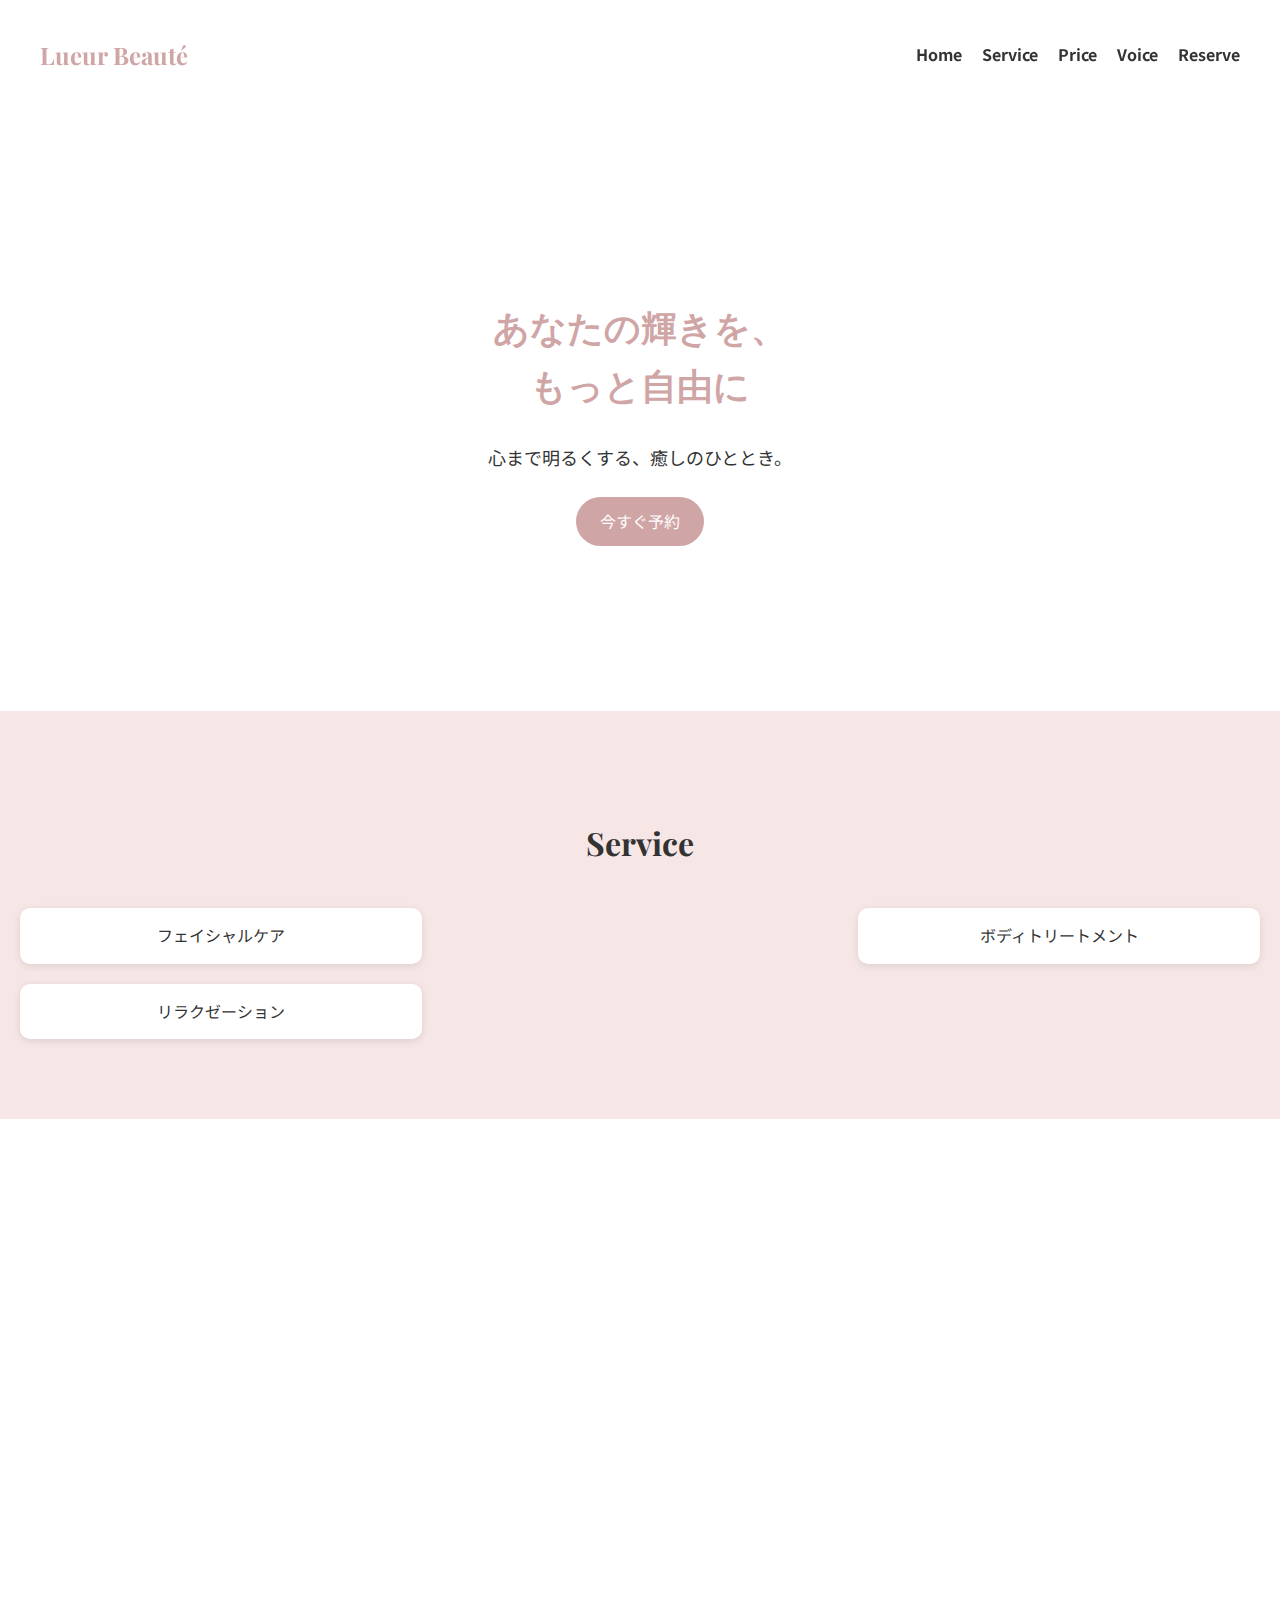
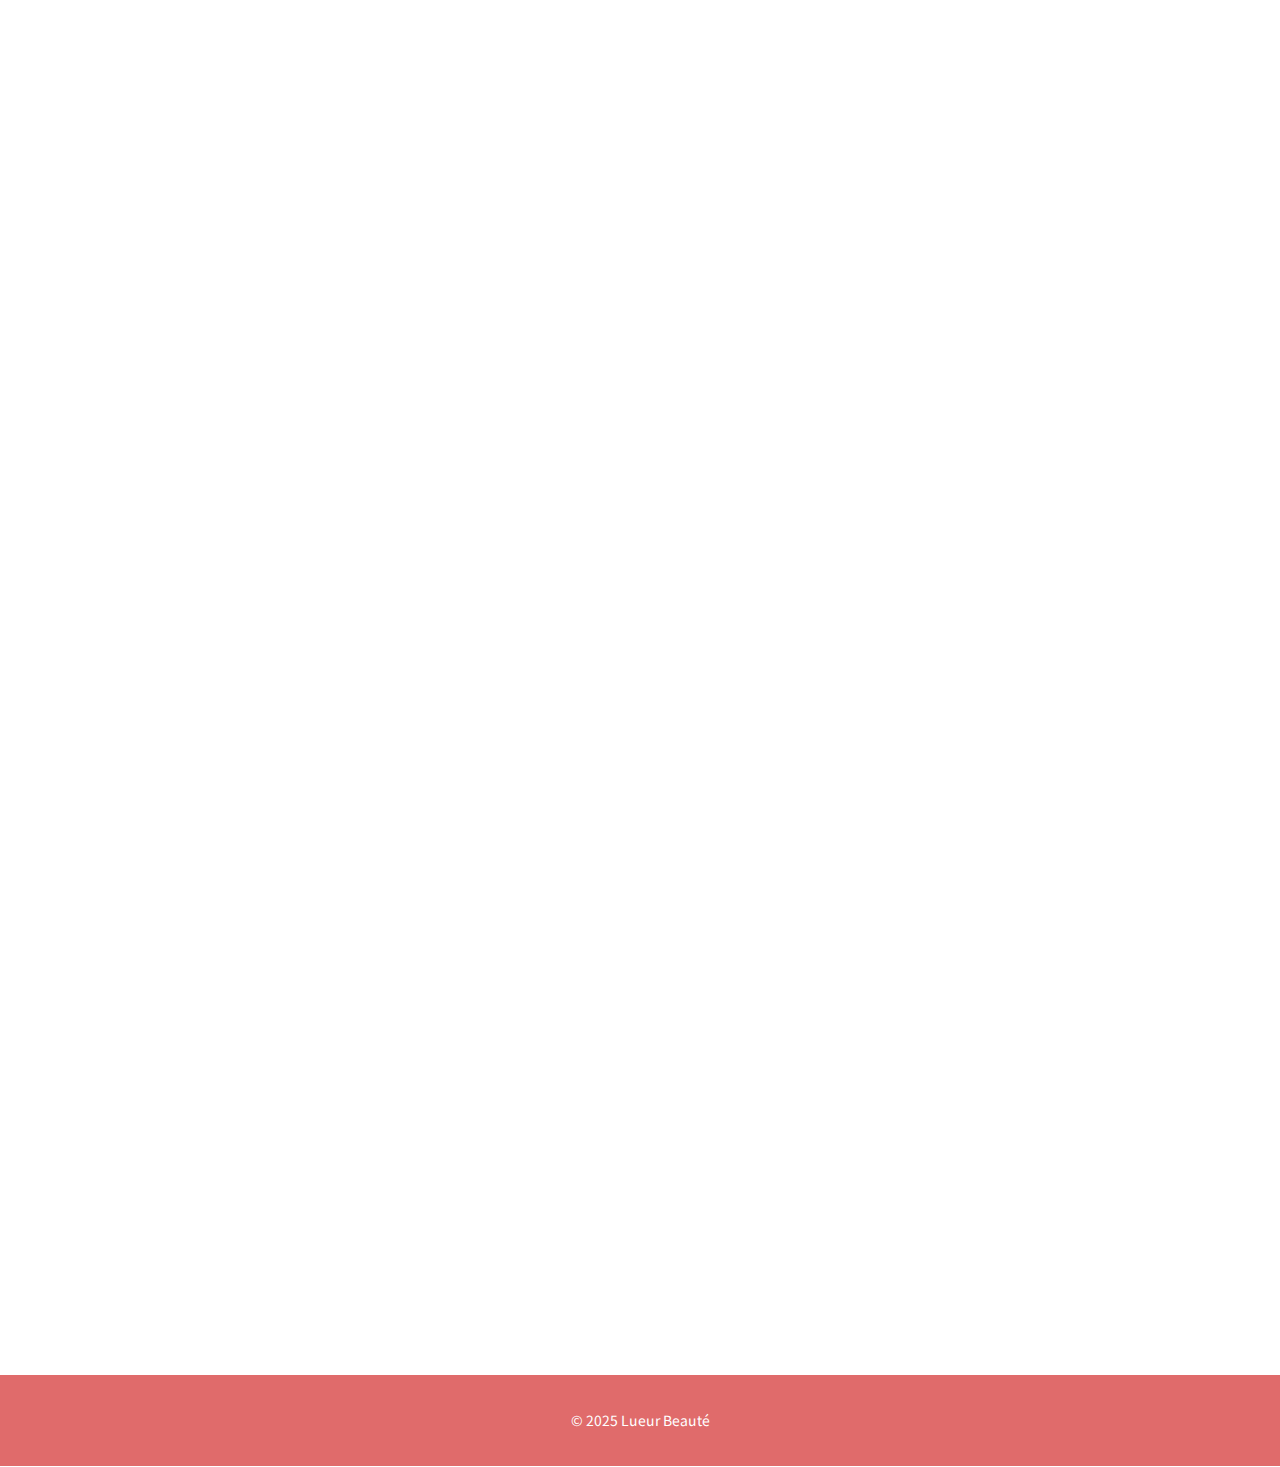
<file: index (1).html>
<!DOCTYPE html>
<html lang="ja">
<head>
  <meta charset="UTF-8" />
  <meta name="viewport" content="width=device-width, initial-scale=1.0" />
  <title>Lueur Beauté</title>
  <link rel="stylesheet" href="style.css" />
  <link href="https://fonts.googleapis.com/css2?family=Noto+Sans+JP&family=Playfair+Display&display=swap" rel="stylesheet">
</head>
<body>

  <!-- ヘッダー -->
  <header class="header">
    <h1 class="logo">Lueur Beauté</h1>
    <nav>
      <ul class="nav-list">
        <li>Home</li><li>Service</li><li>Price</li><li>Voice</li><li>Reserve</li>
      </ul>
    </nav>
  </header>

  <!-- ファーストビュー -->
  <section class="hero">
    <div class="hero-text">
      <h2>あなたの輝きを、<br>もっと自由に</h2>
      <p>心まで明るくする、癒しのひととき。</p>
      <a href="#reserve" class="btn">今すぐ予約</a>
    </div>
  </section>

  <!-- サービス紹介 -->
  <section class="service fade-in">
    <h2>Service</h2>
    <div class="service-items">
      <div class="item">フェイシャルケア</div>
      <div class="item">ボディトリートメント</div>
      <div class="item">リラクゼーション</div>
    </div>
  </section>

  <!-- Before/After -->
  <section class="before fade-in">
    <h2>Before</h2>
    <div class="before-slider">
      <img src="before.jpg" alt="Before">
      <img src="after.jpg" alt="After">
    </div>
  </section>

  <!-- 料金プラン -->
  <section class="price fade-in">
    <h2>Price</h2>
    <div class="price-cards">
      <div class="card">ライト<br>¥5,000〜</div>
      <div class="card">スタンダード<br>¥8,000〜</div>
      <div class="card">プレミアム<br>¥12,000〜</div>
    </div>
  </section>

  <!-- お客様の声 -->
  <section class="voice fade-in">
    <h2>お客様の声</h2>
    <div class="voice-items">
      <div class="voice-card">A様「丁寧で安心できました」</div>
      <div class="voice-card">B様「肌が見違えるほど明るく」</div>
      <div class="voice-card">C様「またお願いしたいです」</div>
    </div>
  </section>

  <!-- 予約フォーム -->
  <section id="reserve" class="reserve fade-in">
    <h2>ご予約フォーム</h2>
    <form>
      <input type="text" placeholder="お名前" required>
      <input type="email" placeholder="メールアドレス" required>
      <input type="date" required>
      <button type="submit">送信</button>
    </form>
  </section>

  <!-- フッター -->
  <footer class="footer">
    <p>© 2025 Lueur Beauté</p>
  </footer>

  <script src="script.js"></script>
</body>
</html>
</file>
<file: style.css>
/* Google Fonts設定 */
body {
  font-family: 'Noto Sans JP', sans-serif;
  margin: 0;
  padding: 0;
  background-color: #fff;
  color: #333;
  line-height: 1.6;
}

/* ヘッダー */
.header {
  display: flex;
  justify-content: space-between;
  align-items: center;
  padding: 20px 40px;
  background-color: rgba(255, 255, 255, 0.9);
  position: sticky;
  top: 0;
  z-index: 100;
}

.logo {
  font-family: 'Playfair Display', serif;
  font-size: 24px;
  color: #cfa5a5;
}

.nav-list {
  list-style: none;
  display: flex;
  gap: 20px;
}

.nav-list li {
  cursor: pointer;
  font-weight: bold;
}

/* ファーストビュー */
.hero {
  background-image: url('https://source.unsplash.com/1600x900/?beauty,salon');
  background-size: cover;
  background-position: center;
  height: 600px;
  display: flex;
  align-items: center;
  justify-content: center;
  text-align: center;
  position: relative;
}

.hero-text {
  background: rgba(255, 255, 255, 0.7);
  padding: 30px;
  border-radius: 10px;
}

.hero-text h2 {
  font-family: 'Playfair Display', serif;
  font-size: 36px;
  color: #cfa5a5;
}

.hero-text p {
  font-size: 18px;
  margin: 10px 0;
}

.btn {
  display: inline-block;
  margin-top: 15px;
  padding: 12px 24px;
  background-color: #cfa5a5;
  color: white;
  text-decoration: none;
  border-radius: 30px;
  transition: background-color 0.3s ease;
}

.btn:hover {
  background-color: #b88c8c;
}

/* サービス紹介 */
.service {
  padding: 80px 20px;
  background-color: #f6e6e6;
  text-align: center;
}

.service h2 {
  font-family: 'Playfair Display', serif;
  font-size: 32px;
  margin-bottom: 40px;
}

.service-items {
  display: flex;
  justify-content: center;
  gap: 30px;
}

.item {
  background-color: white;
  padding: 40px;
  border-radius: 10px;
  width: 250px;
  box-shadow: 0 2px 6px rgba(0,0,0,0.1);
}

/* Before / After */
.before {
  padding: 80px 20px;
  text-align: center;
}

.before h2 {
  font-family: 'Playfair Display', serif;
  font-size: 32px;
  margin-bottom: 30px;
}

.before-slider {
  display: flex;
  justify-content: center;
  gap: 20px;
}

.before-slider img {
  width: 300px;
  height: auto;
  border-radius: 10px;
  box-shadow: 0 2px 8px rgba(0,0,0,0.1);
}

/* 料金プラン */
.price {
  padding: 80px 20px;
  background-color: #f6e6e6;
  text-align: center;
}

.price h2 {
  font-family: 'Playfair Display', serif;
  font-size: 32px;
  margin-bottom: 40px;
}

.price-cards {
  display: flex;
  justify-content: center;
  gap: 30px;
}

.card {
  background-color: white;
  padding: 40px 20px;
  border-radius: 10px;
  width: 220px;
  box-shadow: 0 2px 8px rgba(0,0,0,0.1);
  transition: transform 0.3s ease;
}

.card:hover {
  transform: scale(1.05);
}

/* お客様の声 */

/* 予約フォーム */
.reserve {
  padding: 80px 20px;
  background-color: #f6e6e6;
  text-align: center;
}

.reserve h2 {
  font-family: 'Playfair Display', serif;
  font-size: 32px;
  margin-bottom: 30px;
}

.reserve form {
  display: flex;
  flex-direction: column;
  gap: 15px;
  max-width: 400px;
  margin: 0 auto;
}

.reserve input, .reserve button {
  padding: 12px;
  border: none;
  border-radius: 6px;
  font-size: 16px;
}

.reserve button {
  background-color: #cfa5a5;
  color: white;
  cursor: pointer;
}

.reserve button:hover {
  background-color: #b88c8c;
}

/* フッター */
.footer {
  background-color: #e06b6b;
  color: #fff;
  text-align: center;
  padding: 20px;
  font-size: 14px;
}

.fade-in {
  opacity: 0;
  transform: translateY(30px);
  transition: all 0.6s ease;
}

.fade-in.visible {
  opacity: 1;
  transform: translateY(0);
}

/* リップルエフェクト用 */
button, .btn {
  position: relative;
  overflow: hidden;
}

.ripple {
  position: absolute;
  background: rgba(255, 255, 255, 0.5);
  border-radius: 50%;
  transform: scale(0);
  animation: ripple-effect 0.6s linear;
  pointer-events: none;
  width: 100px;
  height: 100px;
}
.hero-image {
  width: 100%;
  max-height: 600px;
  object-fit: cover;
  display: block;
}
.about-section {
  padding: 80px 20px;
  background-color: #f9f9f9;
}

.section-title {
  text-align: center;
  font-size: 32px;
  margin-bottom: 10px;
}

.section-subtitle {
  text-align: center;
  font-size: 18px;
  color: #777;
  margin-bottom: 40px;
}

.about-content {
  display: flex;
  align-items: center;
  gap: 40px;
  max-width: 1000px;
  margin: 0 auto;
  flex-wrap: wrap;
}

.about-image {
  width: 100%;
  max-width: 400px;
  border-radius: 10px;
  box-shadow: 0 4px 10px rgba(0,0,0,0.1);
}

.about-text {
  flex: 1;
  font-size: 16px;
  line-height: 1.8;
}
.service-items {
  display: flex;
  justify-content: space-between;
  gap: 20px;
  flex-wrap: wrap;
}

.service-items .item {
  width: 30%;
  background-color: #fff;
  border-radius: 10px;
  padding: 15px;
  box-shadow: 0 2px 8px rgba(0, 0, 0, 0.1);
  text-align: center;
}

.service-items .item img {
  width: 100%;
  height: 200px;
  object-fit: cover;
  border-radius: 8px;
}
.price {
  padding: 80px 20px;
  background-color: #fdf4f4;
  text-align: center;
}

.price h2 {
  font-size: 32px;
  margin-bottom: 30px;
  color: #e06b6b;
}

.price-list {
  list-style: none;
  padding: 0;
  max-width: 500px;
  margin: 0 auto;
}

.price-list li {
  display: flex;
  justify-content: space-between;
  padding: 15px 20px;
  margin-bottom: 15px;
  background-color: #fff;
  border-radius: 10px;
  box-shadow: 0 4px 10px rgba(0, 0, 0, 0.05);
  font-size: 18px;
}
.voice {
  padding: 80px 20px;
  background-color: #fff;
  text-align: center;
}

.voice h2 {
  font-size: 32px;
  margin-bottom: 40px;
  color: #e06b6b;
}

.voice-items {
  display: flex;
  flex-wrap: wrap;
  justify-content: center;
  gap: 30px;
}

.voice-box {
  background-color: #f9f9f9;
  padding: 25px;
  border-radius: 10px;
  max-width: 300px;
  text-align: left;
  box-shadow: 0 4px 12px rgba(0, 0, 0, 0.08);
}

.voice-box .comment {
  font-size: 16px;
  margin-bottom: 15px;
  line-height: 1.6;
}

.voice-box .name {
  font-size: 14px;
  color: #999;
  text-align: right;
}

@media (max-width: 768px) {
  .voice-items {
    flex-direction: column;
    align-items: center;
  }

  .price-list li {
    flex-direction: column;
    text-align: left;
    gap: 5px;
  }

  .before-slider img {
    width: 100%;
    height: auto;
  }
}


@keyframes ripple-effect {
  to {
    transform: scale(4);
    opacity: 0;
  }
}
</file>
